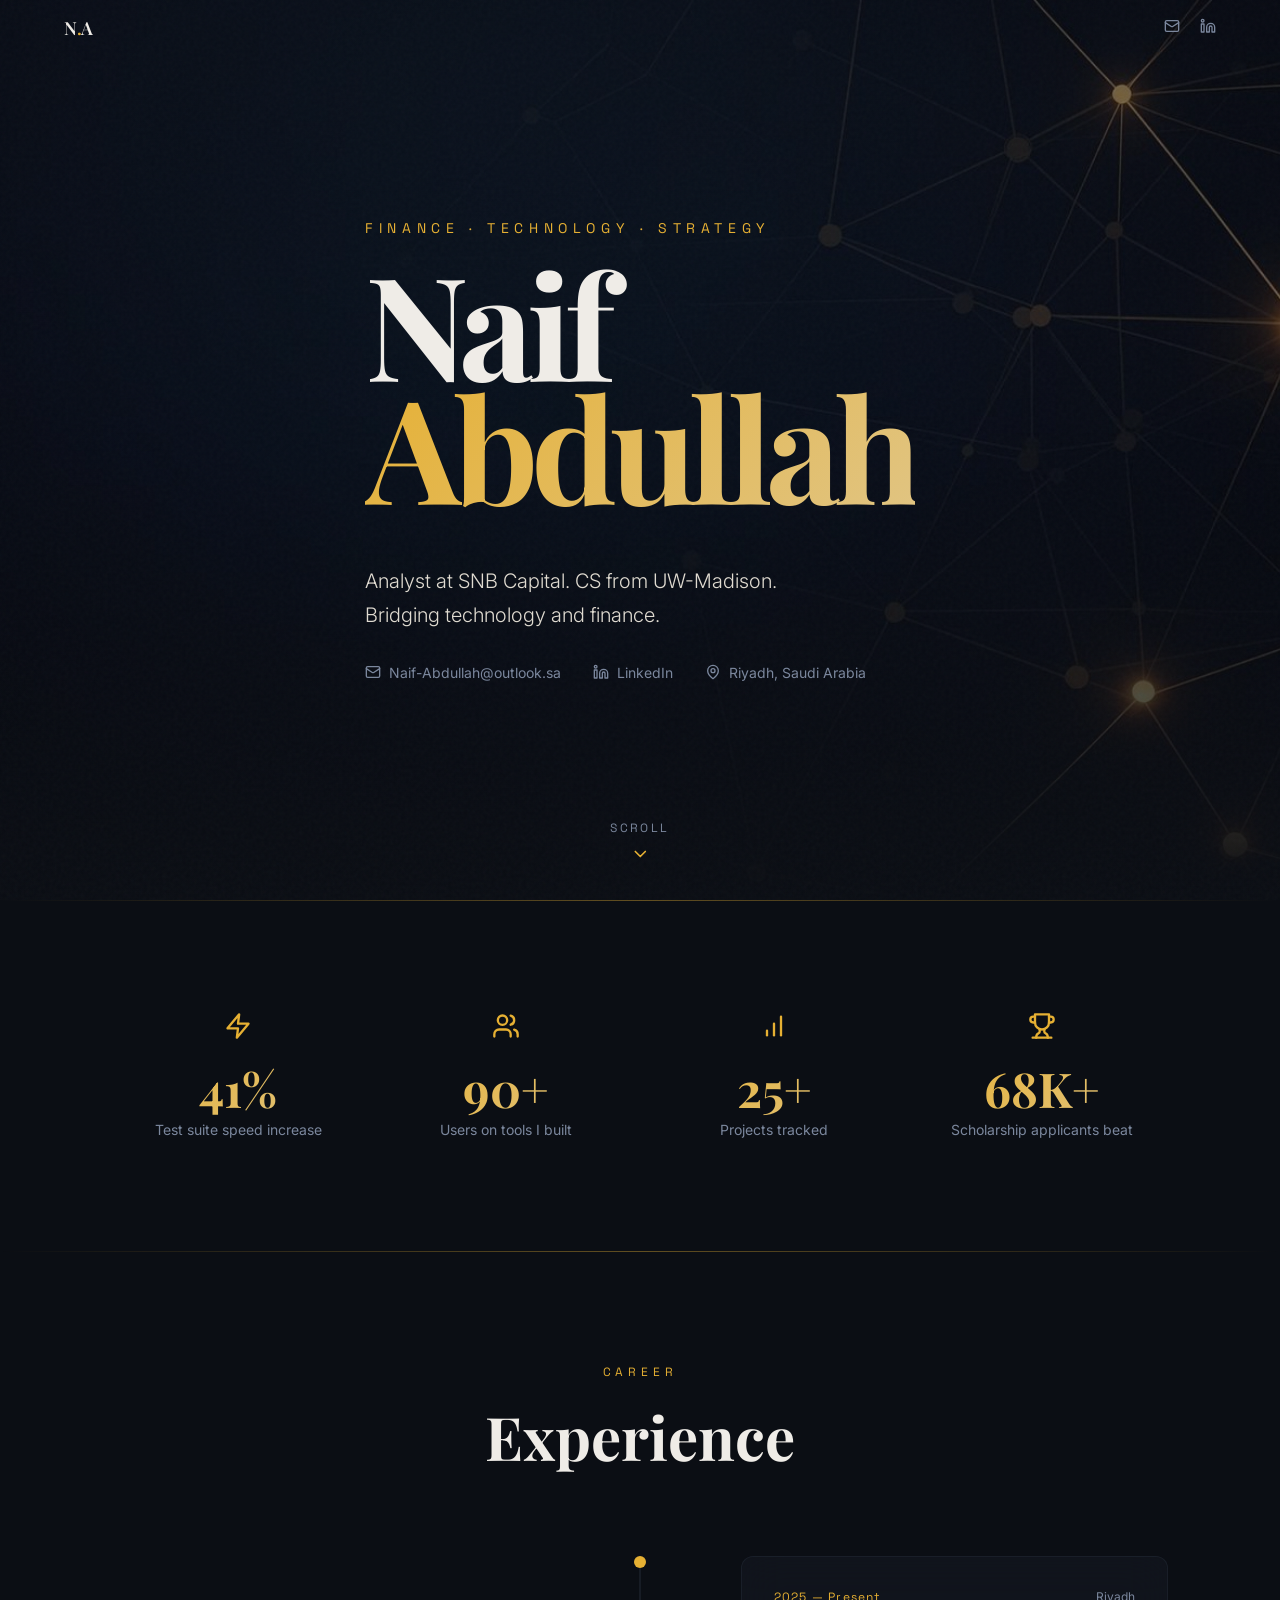
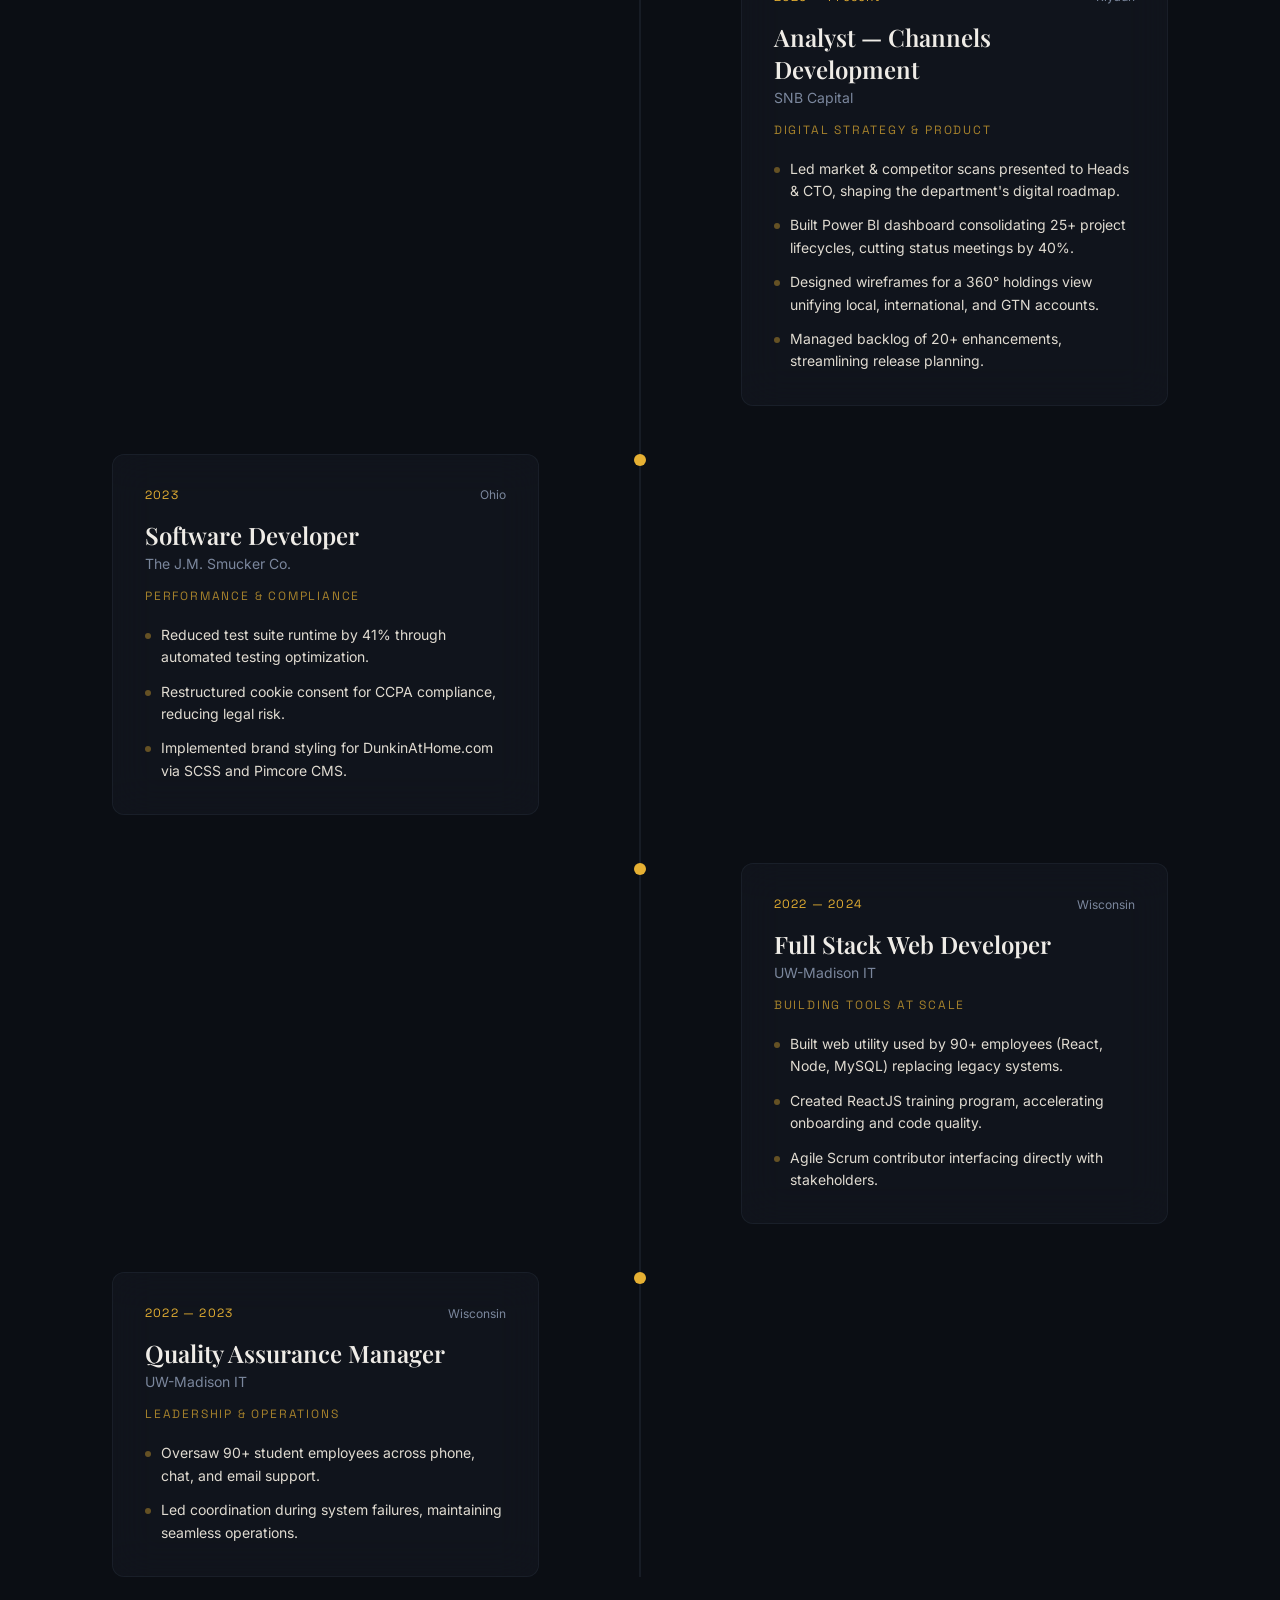
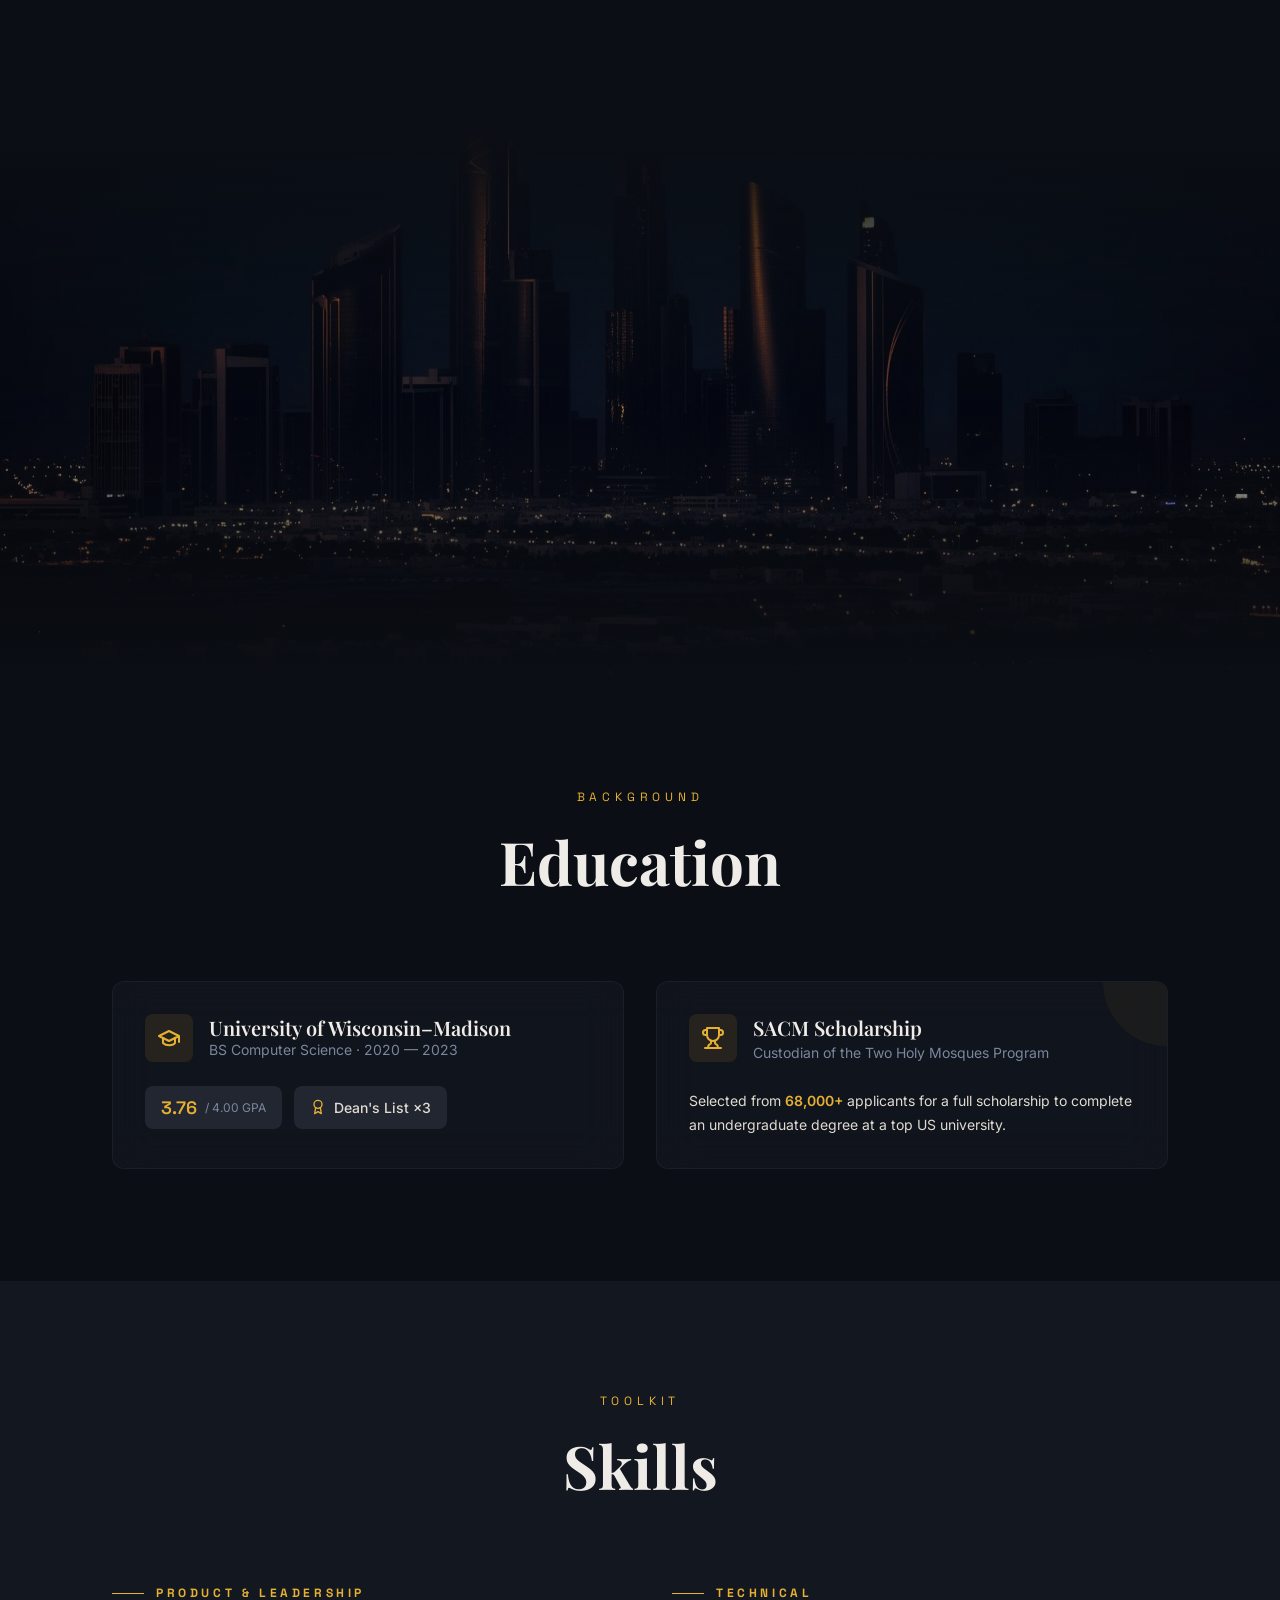
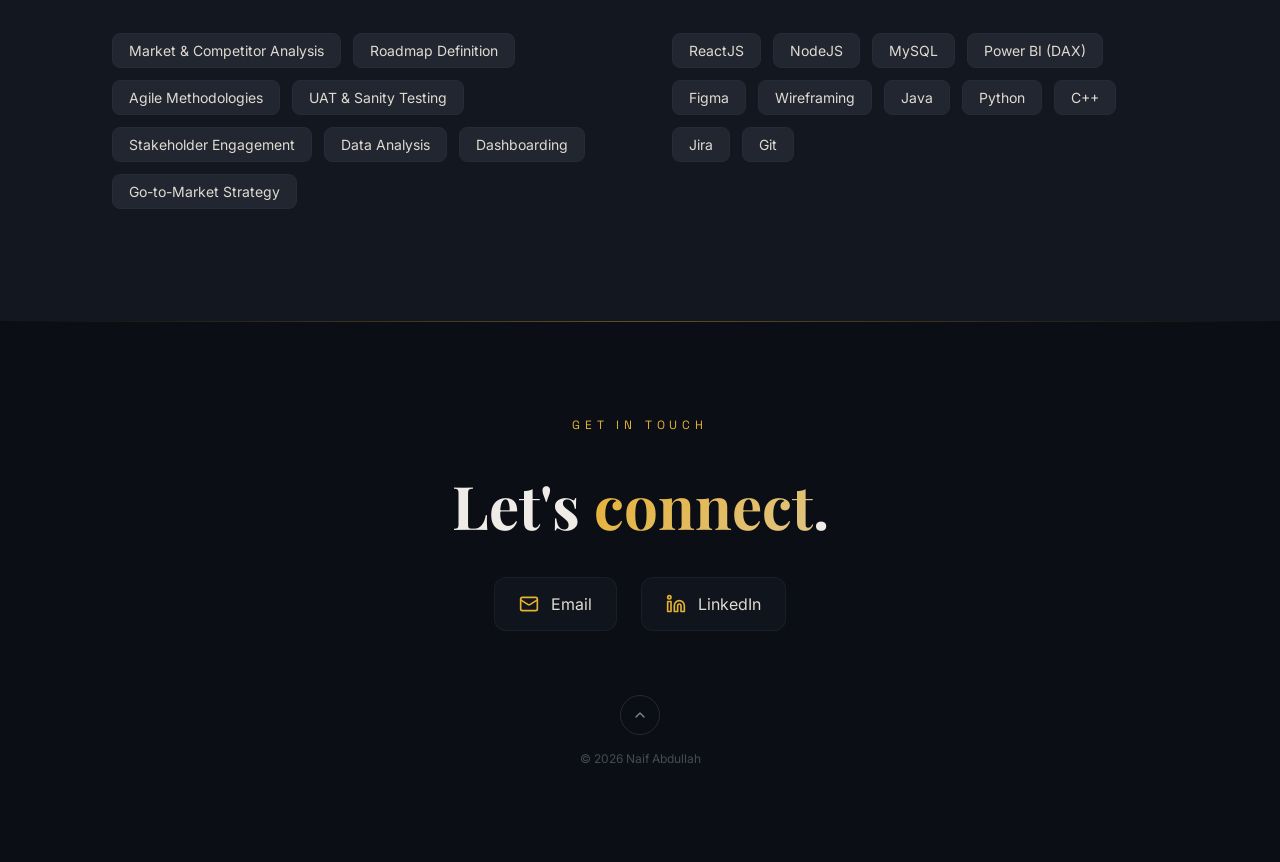
<file: standalone.html>
<!DOCTYPE html>
<html lang="en">
<head>
<meta charset="UTF-8" />
<meta name="viewport" content="width=device-width, initial-scale=1.0" />
<title>Naif Abdullah</title>
<meta name="description" content="Naif Abdullah — Finance, Technology & Strategy" />
<link rel="preconnect" href="https://fonts.googleapis.com" />
<link rel="preconnect" href="https://fonts.gstatic.com" crossorigin />
<link href="https://fonts.googleapis.com/css2?family=Playfair+Display:ital,wght@0,400;0,500;0,600;0,700;1,400&family=Inter:wght@300;400;500;600&family=Space+Grotesk:wght@400;500;600;700&display=swap" rel="stylesheet" />
<style>
/* ===== RESET & BASE ===== */
*, *::before, *::after { box-sizing: border-box; margin: 0; padding: 0; border-color: hsl(220 20% 18%); }
html { scroll-behavior: smooth; }
body {
  font-family: 'Inter', system-ui, sans-serif;
  background: hsl(220, 30%, 6%);
  color: hsl(40, 20%, 92%);
  -webkit-font-smoothing: antialiased;
  overflow-x: hidden;
}
::selection { background: hsl(42 78% 55% / 0.3); color: hsl(40 20% 92%); }
h1, h2, h3, h4 { font-family: 'Playfair Display', serif; }
a { color: inherit; text-decoration: none; }
ul { list-style: none; }
img { display: block; max-width: 100%; }
button { cursor: pointer; background: none; border: none; color: inherit; font: inherit; }

/* ===== DESIGN TOKENS ===== */
:root {
  --bg: hsl(220, 30%, 6%);
  --fg: hsl(40, 20%, 92%);
  --card: hsl(220, 25%, 10%);
  --primary: hsl(42, 78%, 55%);
  --primary-fg: hsl(220, 30%, 6%);
  --secondary: hsl(220, 20%, 16%);
  --secondary-fg: hsl(40, 20%, 85%);
  --muted: hsl(220, 20%, 14%);
  --muted-fg: hsl(220, 15%, 55%);
  --border: hsl(220, 20%, 18%);
  --radius: 0.5rem;
}

/* ===== UTILITIES ===== */
.container { max-width: 72rem; margin: 0 auto; padding: 0 1.5rem; }
@media (min-width: 768px) { .container { padding: 0 3rem; } }

.font-display { font-family: 'Playfair Display', serif; }
.font-mono { font-family: 'Space Grotesk', monospace; }

.text-gradient {
  background: linear-gradient(135deg, var(--primary), hsl(42, 60%, 70%));
  -webkit-background-clip: text;
  -webkit-text-fill-color: transparent;
  background-clip: text;
}

.glass-panel {
  background: hsl(220 25% 10% / 0.7);
  backdrop-filter: blur(20px);
  border: 1px solid hsl(220 20% 18% / 0.5);
}

.glow-line {
  background: linear-gradient(90deg, transparent, var(--primary), transparent);
  height: 1px;
  opacity: 0.4;
}

.noise-overlay { position: relative; }
.noise-overlay::before {
  content: '';
  position: absolute;
  inset: 0;
  opacity: 0.03;
  background-image: url("data:image/svg+xml,%3Csvg viewBox='0 0 256 256' xmlns='http://www.w3.org/2000/svg'%3E%3Cfilter id='noiseFilter'%3E%3CfeTurbulence type='fractalNoise' baseFrequency='0.9' numOctaves='4' stitchTiles='stitch'/%3E%3C/filter%3E%3Crect width='100%25' height='100%25' filter='url(%23noiseFilter)'/%3E%3C/svg%3E");
  pointer-events: none;
  z-index: 1;
}

/* ===== ANIMATIONS ===== */
@keyframes fadeInUp {
  from { opacity: 0; transform: translateY(40px); }
  to { opacity: 1; transform: translateY(0); }
}
@keyframes fadeInLeft {
  from { opacity: 0; transform: translateX(-60px); }
  to { opacity: 1; transform: translateX(0); }
}
@keyframes fadeInRight {
  from { opacity: 0; transform: translateX(60px); }
  to { opacity: 1; transform: translateX(0); }
}
@keyframes fadeIn {
  from { opacity: 0; }
  to { opacity: 1; }
}
@keyframes scaleX {
  from { transform: scaleX(0); }
  to { transform: scaleX(1); }
}
@keyframes scalePop {
  from { opacity: 0; transform: scale(0.8); }
  to { opacity: 1; transform: scale(1); }
}
@keyframes bounce {
  0%, 100% { transform: translateY(0); }
  50% { transform: translateY(8px); }
}

.anim-hidden { opacity: 0; }
.anim-fadeInUp { animation: fadeInUp 0.7s ease-out forwards; }
.anim-fadeInLeft { animation: fadeInLeft 0.7s ease-out forwards; }
.anim-fadeInRight { animation: fadeInRight 0.7s ease-out forwards; }
.anim-fadeIn { animation: fadeIn 1s ease-out forwards; }
.anim-scaleX { animation: scaleX 1s ease-out forwards; transform-origin: left; }
.anim-scalePop { animation: scalePop 0.3s ease-out forwards; }

/* ===== NAVBAR ===== */
.navbar {
  position: fixed; top: 0; left: 0; right: 0; z-index: 50;
  padding: 1rem 1.5rem;
  transition: background 0.3s, backdrop-filter 0.3s;
}
@media (min-width: 768px) { .navbar { padding: 1rem 3rem; } }
.navbar.scrolled {
  background: hsla(220, 30%, 6%, 0.9);
  backdrop-filter: blur(20px);
}
.navbar .inner { max-width: 72rem; margin: 0 auto; display: flex; align-items: center; justify-content: space-between; }
.navbar .logo { font-family: 'Playfair Display', serif; font-size: 1.125rem; font-weight: 600; letter-spacing: -0.025em; }
.navbar .logo .dot { color: var(--primary); }
.navbar .nav-links { display: flex; align-items: center; gap: 1.25rem; }
.navbar .nav-links a {
  color: var(--muted-fg);
  transition: color 0.3s;
}
.navbar .nav-links a:hover { color: var(--primary); }
.navbar .nav-links svg { width: 16px; height: 16px; }

/* ===== HERO ===== */
.hero {
  height: 100vh;
  position: relative;
  overflow: hidden;
}
.hero-bg {
  position: absolute; inset: 0; z-index: 0;
  will-change: transform;
}
.hero-bg img {
  width: 100%; height: 130%; object-fit: cover;
}
.hero-bg .overlay {
  position: absolute; inset: 0;
  background: linear-gradient(to bottom, hsl(220 30% 6% / 0.6), hsl(220 30% 6% / 0.4), var(--bg));
}
.hero-content {
  position: relative; z-index: 10;
  height: 100%;
  display: flex; flex-direction: column; justify-content: center;
  will-change: transform, opacity;
}
.hero-inner { max-width: 72rem; margin: 0 auto; padding: 0 1.5rem; }
@media (min-width: 768px) { .hero-inner { padding: 0 3rem; } }
.hero-subtitle {
  color: var(--primary);
  font-family: 'Space Grotesk', monospace;
  font-size: 0.875rem;
  letter-spacing: 0.4em;
  text-transform: uppercase;
  margin-bottom: 1.5rem;
}
.hero h1 {
  font-size: clamp(4rem, 12vw, 9rem);
  font-weight: 700;
  line-height: 0.85;
  letter-spacing: -0.05em;
}
.hero-line {
  width: 8rem; height: 2px;
  background: var(--primary);
  margin: 2rem 0 1.5rem;
  transform-origin: left;
}
.hero-desc {
  font-size: 1.125rem;
  color: var(--secondary-fg);
  max-width: 32rem;
  line-height: 1.7;
  font-weight: 300;
}
@media (min-width: 768px) { .hero-desc { font-size: 1.25rem; } }
.hero-links {
  display: flex; flex-wrap: wrap;
  gap: 0.75rem 2rem;
  font-size: 0.875rem;
  color: var(--muted-fg);
  margin-top: 2rem;
}
.hero-links a, .hero-links span { display: flex; align-items: center; gap: 0.5rem; }
.hero-links a:hover { color: var(--primary); transition: color 0.3s; }
.hero-links svg { width: 16px; height: 16px; }

.scroll-indicator {
  position: absolute; bottom: 2rem; left: 50%; transform: translateX(-50%);
  z-index: 10; display: flex; flex-direction: column; align-items: center; gap: 0.5rem;
}
.scroll-indicator span {
  color: var(--muted-fg);
  font-size: 0.75rem;
  letter-spacing: 0.2em;
  text-transform: uppercase;
  font-family: 'Space Grotesk', monospace;
}
.scroll-indicator .chevron {
  color: var(--primary);
  animation: bounce 2s infinite;
}
.scroll-indicator .chevron svg { width: 20px; height: 20px; }

/* ===== HIGHLIGHTS ===== */
.highlights { padding: 7rem 0; position: relative; overflow: hidden; }
.highlights .grid {
  display: grid; grid-template-columns: repeat(2, 1fr); gap: 2rem;
}
@media (min-width: 768px) { .highlights .grid { grid-template-columns: repeat(4, 1fr); gap: 1rem; } }
.highlight-item { text-align: center; }
.highlight-item svg { width: 28px; height: 28px; color: var(--primary); margin: 0 auto 0.75rem; }
.highlight-item .number {
  font-family: 'Playfair Display', serif;
  font-size: clamp(2rem, 5vw, 3rem);
  font-weight: 700;
}
.highlight-item .label { font-size: 0.875rem; color: var(--muted-fg); line-height: 1.4; }

/* ===== EXPERIENCE ===== */
.experience { padding: 7rem 0; position: relative; }
.section-header { text-align: center; margin-bottom: 5rem; }
.section-header .tag {
  color: var(--primary);
  font-family: 'Space Grotesk', monospace;
  font-size: 0.75rem;
  letter-spacing: 0.4em;
  text-transform: uppercase;
  margin-bottom: 1rem;
}
.section-header h2 { font-size: clamp(2rem, 6vw, 3.75rem); font-weight: 700; }

.timeline { position: relative; }
.timeline-line {
  display: none;
  position: absolute; left: 50%; top: 0; bottom: 0;
  width: 1px; background: var(--border);
  transform: translateX(-50%);
}
@media (min-width: 768px) { .timeline-line { display: block; } }

.timeline-item { position: relative; margin-bottom: 3rem; }
.timeline-dot {
  display: none;
  position: absolute; left: 50%; top: 0;
  width: 12px; height: 12px; border-radius: 50%;
  background: var(--primary);
  transform: translateX(-50%);
  z-index: 10;
}
@media (min-width: 768px) { .timeline-dot { display: block; } }

.timeline-card { width: 100%; }
@media (min-width: 768px) {
  .timeline-card { width: 45%; }
  .timeline-item:nth-child(odd) .timeline-card { margin-right: auto; padding-right: 3rem; }
  .timeline-item:nth-child(even) .timeline-card { margin-left: auto; padding-left: 3rem; }
}

.exp-card {
  border-radius: 0.75rem;
  padding: 1.5rem;
  transition: border-color 0.5s;
}
@media (min-width: 768px) { .exp-card { padding: 2rem; } }
.exp-card:hover { border-color: hsl(42 78% 55% / 0.2); }
.exp-card .meta { display: flex; align-items: center; justify-content: space-between; margin-bottom: 1rem; }
.exp-card .period { color: var(--primary); font-family: 'Space Grotesk', monospace; font-size: 0.75rem; letter-spacing: 0.1em; }
.exp-card .location { color: var(--muted-fg); font-size: 0.75rem; }
.exp-card .role { font-size: 1.25rem; font-weight: 600; margin-bottom: 0.25rem; }
@media (min-width: 768px) { .exp-card .role { font-size: 1.5rem; } }
.exp-card .company { color: var(--muted-fg); font-size: 0.875rem; }
.exp-card .highlight-tag {
  color: hsl(42 78% 55% / 0.7);
  font-family: 'Space Grotesk', monospace;
  font-size: 0.75rem;
  text-transform: uppercase;
  letter-spacing: 0.15em;
  margin: 1rem 0 1.25rem;
}
.exp-card .bullets { display: flex; flex-direction: column; gap: 0.75rem; }
.exp-card .bullet {
  font-size: 0.875rem; color: var(--secondary-fg);
  line-height: 1.6; padding-left: 1rem; position: relative;
}
.exp-card .bullet::before {
  content: '';
  position: absolute; left: 0; top: 9px;
  width: 6px; height: 6px; border-radius: 50%;
  background: hsl(42 78% 55% / 0.4);
}

/* ===== PARALLAX DIVIDER ===== */
.parallax-divider {
  height: 60vh; position: relative; overflow: hidden;
}
.parallax-divider img {
  position: absolute; inset: 0;
  width: 100%; height: 130%; object-fit: cover;
  top: -15%;
  will-change: transform;
}
.parallax-divider .overlay {
  position: absolute; inset: 0;
  background: linear-gradient(to bottom, var(--bg), hsl(220 30% 6% / 0.3), var(--bg));
}
.parallax-divider .quote-wrap {
  position: relative; z-index: 10;
  height: 100%; display: flex; align-items: center; justify-content: center;
}
.parallax-divider blockquote { text-align: center; padding: 0 1.5rem; }
.parallax-divider blockquote p {
  font-family: 'Playfair Display', serif;
  font-style: italic;
  font-size: clamp(1.5rem, 4vw, 2.5rem);
  color: hsl(40 20% 92% / 0.9);
  max-width: 42rem;
}
.parallax-divider blockquote .attr {
  display: block; margin-top: 1rem;
  color: var(--primary);
  font-family: 'Space Grotesk', monospace;
  font-size: 0.875rem;
  letter-spacing: 0.15em;
}

/* ===== EDUCATION ===== */
.education { padding: 7rem 0; }
.edu-grid { display: grid; gap: 2rem; }
@media (min-width: 768px) { .edu-grid { grid-template-columns: repeat(2, 1fr); } }
.edu-card {
  border-radius: 0.75rem; padding: 2rem;
  transition: border-color 0.5s;
}
.edu-card:hover { border-color: hsl(42 78% 55% / 0.2); }
.edu-card .icon-wrap {
  width: 3rem; height: 3rem; border-radius: 0.5rem;
  background: hsl(42 78% 55% / 0.1);
  display: flex; align-items: center; justify-content: center;
  flex-shrink: 0;
}
.edu-card .icon-wrap svg { width: 24px; height: 24px; color: var(--primary); }
.edu-card .top { display: flex; align-items: flex-start; gap: 1rem; margin-bottom: 1.5rem; }
.edu-card h3 { font-size: 1.25rem; font-weight: 600; }
.edu-card .sub { color: var(--muted-fg); font-size: 0.875rem; }
.edu-badges { display: flex; flex-wrap: wrap; gap: 0.75rem; }
.edu-badge {
  display: flex; align-items: center; gap: 0.5rem;
  background: var(--secondary);
  border-radius: 0.5rem;
  padding: 0.625rem 1rem;
}
.edu-badge .num { color: var(--primary); font-family: 'Space Grotesk', monospace; font-weight: 600; font-size: 1.125rem; }
.edu-badge .txt { color: var(--muted-fg); font-size: 0.75rem; }
.edu-badge svg { width: 16px; height: 16px; color: var(--primary); }
.edu-badge .label { color: var(--secondary-fg); font-size: 0.875rem; font-weight: 500; }
.scholarship-card { position: relative; overflow: hidden; }
.scholarship-card .circle {
  position: absolute; top: 0; right: 0;
  width: 8rem; height: 8rem; border-radius: 50%;
  background: hsl(42 78% 55% / 0.05);
  transform: translate(50%, -50%);
}
.scholarship-card p {
  color: var(--secondary-fg); font-size: 0.875rem; line-height: 1.7;
}
.scholarship-card .highlight { color: var(--primary); font-weight: 600; }

/* ===== SKILLS ===== */
.skills { padding: 7rem 0; background: var(--card); }
.skills-grid { display: grid; gap: 4rem; }
@media (min-width: 768px) { .skills-grid { grid-template-columns: repeat(2, 1fr); } }
.skill-category .cat-title {
  color: var(--primary);
  font-family: 'Space Grotesk', monospace;
  font-size: 0.75rem;
  letter-spacing: 0.3em;
  text-transform: uppercase;
  margin-bottom: 2rem;
  display: flex; align-items: center; gap: 0.75rem;
}
.skill-category .cat-title .line { width: 2rem; height: 1px; background: var(--primary); }
.skill-tags { display: flex; flex-wrap: wrap; gap: 0.75rem; }
.skill-tag {
  padding: 0.5rem 1rem;
  font-size: 0.875rem;
  background: var(--secondary);
  color: var(--secondary-fg);
  border-radius: 0.5rem;
  border: 1px solid var(--border);
  transition: border-color 0.3s, background 0.3s;
  cursor: default;
}
.skill-tag:hover {
  border-color: hsl(42 78% 55% / 0.4);
  background: hsl(42 78% 55% / 0.05);
}

/* ===== FOOTER ===== */
.footer { padding: 6rem 0; position: relative; overflow: hidden; }
.footer .inner { text-align: center; }
.footer .tag {
  color: var(--primary);
  font-family: 'Space Grotesk', monospace;
  font-size: 0.75rem;
  letter-spacing: 0.4em;
  text-transform: uppercase;
}
.footer h2 { font-size: clamp(2rem, 6vw, 3.75rem); font-weight: 700; margin-top: 2rem; }
.footer-links {
  display: flex; justify-content: center; gap: 1.5rem; margin-top: 2rem;
}
.footer-link {
  display: flex; align-items: center; gap: 0.75rem;
  border-radius: 0.75rem; padding: 1rem 1.5rem;
  transition: border-color 0.3s;
}
.footer-link:hover { border-color: hsl(42 78% 55% / 0.4); }
.footer-link svg { width: 20px; height: 20px; color: var(--primary); }
.footer-link span { color: var(--secondary-fg); transition: color 0.3s; }
.footer-link:hover span { color: var(--fg); }

.back-to-top {
  width: 2.5rem; height: 2.5rem; border-radius: 50%;
  border: 1px solid var(--border);
  display: flex; align-items: center; justify-content: center;
  color: var(--muted-fg);
  transition: color 0.3s, border-color 0.3s;
  margin: 4rem auto 1rem;
}
.back-to-top:hover { color: var(--primary); border-color: hsl(42 78% 55% / 0.4); }
.back-to-top svg { width: 16px; height: 16px; }
.copyright { font-size: 0.75rem; color: hsl(220 15% 55% / 0.5); }

/* ===== ANIMATION DELAYS ===== */
.delay-1 { animation-delay: 0.15s; }
.delay-2 { animation-delay: 0.3s; }
.delay-3 { animation-delay: 0.45s; }
.delay-4 { animation-delay: 0.6s; }
.delay-5 { animation-delay: 0.8s; }
.delay-6 { animation-delay: 1s; }
.delay-7 { animation-delay: 1.2s; }
.delay-8 { animation-delay: 2s; }
</style>
</head>
<body>

<!-- ===== NAVBAR ===== -->
<nav class="navbar" id="navbar">
  <div class="inner">
    <span class="logo">N<span class="dot">.</span>A</span>
    <div class="nav-links">
      <a href="mailto:Naif-Abdullah@outlook.sa" aria-label="Email">
        <svg xmlns="http://www.w3.org/2000/svg" width="16" height="16" viewBox="0 0 24 24" fill="none" stroke="currentColor" stroke-width="2" stroke-linecap="round" stroke-linejoin="round"><rect width="20" height="16" x="2" y="4" rx="2"/><path d="m22 7-8.97 5.7a1.94 1.94 0 0 1-2.06 0L2 7"/></svg>
      </a>
      <a href="https://www.linkedin.com/in/naifabdullah1/" target="_blank" rel="noopener noreferrer" aria-label="LinkedIn">
        <svg xmlns="http://www.w3.org/2000/svg" width="16" height="16" viewBox="0 0 24 24" fill="none" stroke="currentColor" stroke-width="2" stroke-linecap="round" stroke-linejoin="round"><path d="M16 8a6 6 0 0 1 6 6v7h-4v-7a2 2 0 0 0-2-2 2 2 0 0 0-2 2v7h-4v-7a6 6 0 0 1 6-6z"/><rect width="4" height="12" x="2" y="9"/><circle cx="4" cy="4" r="2"/></svg>
      </a>
    </div>
  </div>
</nav>

<!-- ===== HERO ===== -->
<section class="hero noise-overlay" id="hero">
  <div class="hero-bg" id="heroBg">
    <!-- IMPORTANT: Replace this src with your hero-bg.jpg path or a hosted URL -->
    <img src="src/assets/hero-bg.jpg" alt="" />
    <div class="overlay"></div>
  </div>

  <div class="hero-content" id="heroContent">
    <div class="hero-inner">
      <p class="hero-subtitle anim-hidden anim-fadeInUp" style="animation-delay:0.2s">Finance · Technology · Strategy</p>
      <h1 class="anim-hidden anim-fadeInUp" style="animation-delay:0.4s">
        Naif<br /><span class="text-gradient">Abdullah</span>
      </h1>
      <div class="hero-line anim-hidden anim-scaleX" style="animation-delay:0.8s"></div>
      <p class="hero-desc anim-hidden anim-fadeIn" style="animation-delay:1s">
        Analyst at SNB Capital. CS from UW-Madison.<br />
        Bridging technology and finance.
      </p>
      <div class="hero-links anim-hidden anim-fadeInUp" style="animation-delay:1.2s">
        <a href="mailto:Naif-Abdullah@outlook.sa">
          <svg xmlns="http://www.w3.org/2000/svg" width="16" height="16" viewBox="0 0 24 24" fill="none" stroke="currentColor" stroke-width="2" stroke-linecap="round" stroke-linejoin="round"><rect width="20" height="16" x="2" y="4" rx="2"/><path d="m22 7-8.97 5.7a1.94 1.94 0 0 1-2.06 0L2 7"/></svg>
          Naif-Abdullah@outlook.sa
        </a>
        <a href="https://www.linkedin.com/in/naifabdullah1/" target="_blank" rel="noopener noreferrer">
          <svg xmlns="http://www.w3.org/2000/svg" width="16" height="16" viewBox="0 0 24 24" fill="none" stroke="currentColor" stroke-width="2" stroke-linecap="round" stroke-linejoin="round"><path d="M16 8a6 6 0 0 1 6 6v7h-4v-7a2 2 0 0 0-2-2 2 2 0 0 0-2 2v7h-4v-7a6 6 0 0 1 6-6z"/><rect width="4" height="12" x="2" y="9"/><circle cx="4" cy="4" r="2"/></svg>
          LinkedIn
        </a>
        <span>
          <svg xmlns="http://www.w3.org/2000/svg" width="16" height="16" viewBox="0 0 24 24" fill="none" stroke="currentColor" stroke-width="2" stroke-linecap="round" stroke-linejoin="round"><path d="M20 10c0 6-8 12-8 12s-8-6-8-12a8 8 0 0 1 16 0Z"/><circle cx="12" cy="10" r="3"/></svg>
          Riyadh, Saudi Arabia
        </span>
      </div>
    </div>
  </div>

  <div class="scroll-indicator anim-hidden anim-fadeIn" style="animation-delay:2s">
    <span>Scroll</span>
    <div class="chevron">
      <svg xmlns="http://www.w3.org/2000/svg" width="20" height="20" viewBox="0 0 24 24" fill="none" stroke="currentColor" stroke-width="2" stroke-linecap="round" stroke-linejoin="round"><path d="m6 9 6 6 6-6"/></svg>
    </div>
  </div>
</section>

<!-- ===== HIGHLIGHTS ===== -->
<section class="highlights" id="highlights">
  <div class="glow-line" style="position:absolute;top:0;left:0;right:0;"></div>
  <div class="container">
    <div class="grid" id="highlightsGrid">
      <div class="highlight-item anim-hidden" data-anim="fadeInUp" data-delay="0">
        <svg xmlns="http://www.w3.org/2000/svg" width="28" height="28" viewBox="0 0 24 24" fill="none" stroke="currentColor" stroke-width="2" stroke-linecap="round" stroke-linejoin="round"><polygon points="13 2 3 14 12 14 11 22 21 10 12 10 13 2"/></svg>
        <p class="number text-gradient">41%</p>
        <p class="label">Test suite speed increase</p>
      </div>
      <div class="highlight-item anim-hidden" data-anim="fadeInUp" data-delay="0.15">
        <svg xmlns="http://www.w3.org/2000/svg" width="28" height="28" viewBox="0 0 24 24" fill="none" stroke="currentColor" stroke-width="2" stroke-linecap="round" stroke-linejoin="round"><path d="M16 21v-2a4 4 0 0 0-4-4H6a4 4 0 0 0-4 4v2"/><circle cx="9" cy="7" r="4"/><path d="M22 21v-2a4 4 0 0 0-3-3.87"/><path d="M16 3.13a4 4 0 0 1 0 7.75"/></svg>
        <p class="number text-gradient">90+</p>
        <p class="label">Users on tools I built</p>
      </div>
      <div class="highlight-item anim-hidden" data-anim="fadeInUp" data-delay="0.3">
        <svg xmlns="http://www.w3.org/2000/svg" width="28" height="28" viewBox="0 0 24 24" fill="none" stroke="currentColor" stroke-width="2" stroke-linecap="round" stroke-linejoin="round"><line x1="12" x2="12" y1="20" y2="10"/><line x1="18" x2="18" y1="20" y2="4"/><line x1="6" x2="6" y1="20" y2="16"/></svg>
        <p class="number text-gradient">25+</p>
        <p class="label">Projects tracked</p>
      </div>
      <div class="highlight-item anim-hidden" data-anim="fadeInUp" data-delay="0.45">
        <svg xmlns="http://www.w3.org/2000/svg" width="28" height="28" viewBox="0 0 24 24" fill="none" stroke="currentColor" stroke-width="2" stroke-linecap="round" stroke-linejoin="round"><path d="M6 9H4.5a2.5 2.5 0 0 1 0-5H6"/><path d="M18 9h1.5a2.5 2.5 0 0 0 0-5H18"/><path d="M4 22h16"/><path d="M10 14.66V17c0 .55-.47.98-.97 1.21C7.85 18.75 7 20.24 7 22"/><path d="M14 14.66V17c0 .55.47.98.97 1.21C16.15 18.75 17 20.24 17 22"/><path d="M18 2H6v7a6 6 0 0 0 12 0V2Z"/></svg>
        <p class="number text-gradient">68K+</p>
        <p class="label">Scholarship applicants beat</p>
      </div>
    </div>
  </div>
  <div class="glow-line" style="position:absolute;bottom:0;left:0;right:0;"></div>
</section>

<!-- ===== EXPERIENCE ===== -->
<section class="experience" id="experience">
  <div class="container">
    <div class="section-header anim-hidden" data-anim="fadeInUp">
      <p class="tag">Career</p>
      <h2>Experience</h2>
    </div>

    <div class="timeline">
      <div class="timeline-line"></div>

      <!-- Item 1 -->
      <div class="timeline-item">
        <div class="timeline-dot"></div>
        <div class="timeline-card">
          <div class="exp-card glass-panel anim-hidden" data-anim="fadeInLeft">
            <div class="meta">
              <span class="period">2025 — Present</span>
              <span class="location">Riyadh</span>
            </div>
            <div style="margin-bottom:1rem">
              <h3 class="role font-display">Analyst — Channels Development</h3>
              <p class="company">SNB Capital</p>
            </div>
            <p class="highlight-tag">Digital strategy & product</p>
            <ul class="bullets">
              <li class="bullet">Led market & competitor scans presented to Heads & CTO, shaping the department's digital roadmap.</li>
              <li class="bullet">Built Power BI dashboard consolidating 25+ project lifecycles, cutting status meetings by 40%.</li>
              <li class="bullet">Designed wireframes for a 360° holdings view unifying local, international, and GTN accounts.</li>
              <li class="bullet">Managed backlog of 20+ enhancements, streamlining release planning.</li>
            </ul>
          </div>
        </div>
      </div>

      <!-- Item 2 -->
      <div class="timeline-item">
        <div class="timeline-dot"></div>
        <div class="timeline-card">
          <div class="exp-card glass-panel anim-hidden" data-anim="fadeInRight">
            <div class="meta">
              <span class="period">2023</span>
              <span class="location">Ohio</span>
            </div>
            <div style="margin-bottom:1rem">
              <h3 class="role font-display">Software Developer</h3>
              <p class="company">The J.M. Smucker Co.</p>
            </div>
            <p class="highlight-tag">Performance & compliance</p>
            <ul class="bullets">
              <li class="bullet">Reduced test suite runtime by 41% through automated testing optimization.</li>
              <li class="bullet">Restructured cookie consent for CCPA compliance, reducing legal risk.</li>
              <li class="bullet">Implemented brand styling for DunkinAtHome.com via SCSS and Pimcore CMS.</li>
            </ul>
          </div>
        </div>
      </div>

      <!-- Item 3 -->
      <div class="timeline-item">
        <div class="timeline-dot"></div>
        <div class="timeline-card">
          <div class="exp-card glass-panel anim-hidden" data-anim="fadeInLeft">
            <div class="meta">
              <span class="period">2022 — 2024</span>
              <span class="location">Wisconsin</span>
            </div>
            <div style="margin-bottom:1rem">
              <h3 class="role font-display">Full Stack Web Developer</h3>
              <p class="company">UW-Madison IT</p>
            </div>
            <p class="highlight-tag">Building tools at scale</p>
            <ul class="bullets">
              <li class="bullet">Built web utility used by 90+ employees (React, Node, MySQL) replacing legacy systems.</li>
              <li class="bullet">Created ReactJS training program, accelerating onboarding and code quality.</li>
              <li class="bullet">Agile Scrum contributor interfacing directly with stakeholders.</li>
            </ul>
          </div>
        </div>
      </div>

      <!-- Item 4 -->
      <div class="timeline-item">
        <div class="timeline-dot"></div>
        <div class="timeline-card">
          <div class="exp-card glass-panel anim-hidden" data-anim="fadeInRight">
            <div class="meta">
              <span class="period">2022 — 2023</span>
              <span class="location">Wisconsin</span>
            </div>
            <div style="margin-bottom:1rem">
              <h3 class="role font-display">Quality Assurance Manager</h3>
              <p class="company">UW-Madison IT</p>
            </div>
            <p class="highlight-tag">Leadership & operations</p>
            <ul class="bullets">
              <li class="bullet">Oversaw 90+ student employees across phone, chat, and email support.</li>
              <li class="bullet">Led coordination during system failures, maintaining seamless operations.</li>
            </ul>
          </div>
        </div>
      </div>
    </div>
  </div>
</section>

<!-- ===== PARALLAX DIVIDER ===== -->
<div class="parallax-divider" id="parallaxDivider">
  <!-- IMPORTANT: Replace this src with your parallax-city.jpg path or a hosted URL -->
  <img src="src/assets/parallax-city.jpg" alt="" id="parallaxImg" />
  <div class="overlay"></div>
  <div class="quote-wrap">
    <blockquote class="anim-hidden" data-anim="fadeIn">
      <p>"Discipline and teamwork in all I do."</p>
      <span class="attr">— Former Saudi National Karate Team</span>
    </blockquote>
  </div>
</div>

<!-- ===== EDUCATION ===== -->
<section class="education" id="education">
  <div class="container">
    <div class="section-header anim-hidden" data-anim="fadeInUp">
      <p class="tag">Background</p>
      <h2>Education</h2>
    </div>

    <div class="edu-grid" id="eduGrid">
      <div class="edu-card glass-panel anim-hidden" data-anim="fadeInUp" data-delay="0.1">
        <div class="top">
          <div class="icon-wrap">
            <svg xmlns="http://www.w3.org/2000/svg" width="24" height="24" viewBox="0 0 24 24" fill="none" stroke="currentColor" stroke-width="2" stroke-linecap="round" stroke-linejoin="round"><path d="M22 10v6M2 10l10-5 10 5-10 5z"/><path d="M6 12v5c3 3 10 3 12 0v-5"/></svg>
          </div>
          <div>
            <h3 class="font-display">University of Wisconsin–Madison</h3>
            <p class="sub">BS Computer Science · 2020 — 2023</p>
          </div>
        </div>
        <div class="edu-badges">
          <div class="edu-badge">
            <span class="num">3.76</span>
            <span class="txt">/ 4.00 GPA</span>
          </div>
          <div class="edu-badge">
            <svg xmlns="http://www.w3.org/2000/svg" width="16" height="16" viewBox="0 0 24 24" fill="none" stroke="currentColor" stroke-width="2" stroke-linecap="round" stroke-linejoin="round"><circle cx="12" cy="8" r="6"/><path d="M15.477 12.89 17 22l-5-3-5 3 1.523-9.11"/></svg>
            <span class="label">Dean's List ×3</span>
          </div>
        </div>
      </div>

      <div class="edu-card glass-panel scholarship-card anim-hidden" data-anim="fadeInUp" data-delay="0.3">
        <div class="circle"></div>
        <div class="top" style="position:relative">
          <div class="icon-wrap">
            <svg xmlns="http://www.w3.org/2000/svg" width="24" height="24" viewBox="0 0 24 24" fill="none" stroke="currentColor" stroke-width="2" stroke-linecap="round" stroke-linejoin="round"><path d="M6 9H4.5a2.5 2.5 0 0 1 0-5H6"/><path d="M18 9h1.5a2.5 2.5 0 0 0 0-5H18"/><path d="M4 22h16"/><path d="M10 14.66V17c0 .55-.47.98-.97 1.21C7.85 18.75 7 20.24 7 22"/><path d="M14 14.66V17c0 .55.47.98.97 1.21C16.15 18.75 17 20.24 17 22"/><path d="M18 2H6v7a6 6 0 0 0 12 0V2Z"/></svg>
          </div>
          <div>
            <h3 class="font-display">SACM Scholarship</h3>
            <p class="sub">Custodian of the Two Holy Mosques Program</p>
          </div>
        </div>
        <p style="position:relative">
          Selected from <span class="highlight">68,000+</span> applicants
          for a full scholarship to complete an undergraduate degree at a top US university.
        </p>
      </div>
    </div>
  </div>
</section>

<!-- ===== SKILLS ===== -->
<section class="skills" id="skills">
  <div class="container">
    <div class="section-header anim-hidden" data-anim="fadeInUp">
      <p class="tag">Toolkit</p>
      <h2>Skills</h2>
    </div>

    <div class="skills-grid" id="skillsGrid">
      <div class="skill-category anim-hidden" data-anim="fadeInUp" data-delay="0">
        <h3 class="cat-title"><span class="line"></span>Product & Leadership</h3>
        <div class="skill-tags">
          <span class="skill-tag">Market & Competitor Analysis</span>
          <span class="skill-tag">Roadmap Definition</span>
          <span class="skill-tag">Agile Methodologies</span>
          <span class="skill-tag">UAT & Sanity Testing</span>
          <span class="skill-tag">Stakeholder Engagement</span>
          <span class="skill-tag">Data Analysis</span>
          <span class="skill-tag">Dashboarding</span>
          <span class="skill-tag">Go-to-Market Strategy</span>
        </div>
      </div>
      <div class="skill-category anim-hidden" data-anim="fadeInUp" data-delay="0.2">
        <h3 class="cat-title"><span class="line"></span>Technical</h3>
        <div class="skill-tags">
          <span class="skill-tag">ReactJS</span>
          <span class="skill-tag">NodeJS</span>
          <span class="skill-tag">MySQL</span>
          <span class="skill-tag">Power BI (DAX)</span>
          <span class="skill-tag">Figma</span>
          <span class="skill-tag">Wireframing</span>
          <span class="skill-tag">Java</span>
          <span class="skill-tag">Python</span>
          <span class="skill-tag">C++</span>
          <span class="skill-tag">Jira</span>
          <span class="skill-tag">Git</span>
        </div>
      </div>
    </div>
  </div>
</section>

<!-- ===== FOOTER ===== -->
<footer class="footer" id="footer">
  <div class="glow-line" style="position:absolute;top:0;left:0;right:0;"></div>
  <div class="container">
    <div class="inner anim-hidden" data-anim="fadeInUp">
      <p class="tag">Get in touch</p>
      <h2>Let's <span class="text-gradient">connect</span>.</h2>
      <div class="footer-links">
        <a href="mailto:Naif-Abdullah@outlook.sa" class="footer-link glass-panel">
          <svg xmlns="http://www.w3.org/2000/svg" width="20" height="20" viewBox="0 0 24 24" fill="none" stroke="currentColor" stroke-width="2" stroke-linecap="round" stroke-linejoin="round"><rect width="20" height="16" x="2" y="4" rx="2"/><path d="m22 7-8.97 5.7a1.94 1.94 0 0 1-2.06 0L2 7"/></svg>
          <span>Email</span>
        </a>
        <a href="https://www.linkedin.com/in/naifabdullah1/" target="_blank" rel="noopener noreferrer" class="footer-link glass-panel">
          <svg xmlns="http://www.w3.org/2000/svg" width="20" height="20" viewBox="0 0 24 24" fill="none" stroke="currentColor" stroke-width="2" stroke-linecap="round" stroke-linejoin="round"><path d="M16 8a6 6 0 0 1 6 6v7h-4v-7a2 2 0 0 0-2-2 2 2 0 0 0-2 2v7h-4v-7a6 6 0 0 1 6-6z"/><rect width="4" height="12" x="2" y="9"/><circle cx="4" cy="4" r="2"/></svg>
          <span>LinkedIn</span>
        </a>
      </div>
      <button class="back-to-top" onclick="window.scrollTo({top:0,behavior:'smooth'})">
        <svg xmlns="http://www.w3.org/2000/svg" width="16" height="16" viewBox="0 0 24 24" fill="none" stroke="currentColor" stroke-width="2" stroke-linecap="round" stroke-linejoin="round"><path d="m18 15-6-6-6 6"/></svg>
      </button>
      <p class="copyright">© <script>document.write(new Date().getFullYear())</script> Naif Abdullah</p>
    </div>
  </div>
</footer>

<script>
// ===== NAVBAR SCROLL =====
const navbar = document.getElementById('navbar');
window.addEventListener('scroll', () => {
  navbar.classList.toggle('scrolled', window.scrollY > 50);
});

// ===== PARALLAX EFFECTS =====
const heroBg = document.getElementById('heroBg');
const heroContent = document.getElementById('heroContent');
const parallaxImg = document.getElementById('parallaxImg');
const parallaxDivider = document.getElementById('parallaxDivider');

function lerp(a, b, t) { return a + (b - a) * t; }

function updateParallax() {
  const vh = window.innerHeight;

  // Hero parallax
  const heroProgress = Math.min(1, Math.max(0, window.scrollY / vh));
  heroBg.style.transform = `translateY(${heroProgress * 30}%)`;
  heroContent.style.transform = `translateY(${heroProgress * 50}%)`;
  heroContent.style.opacity = 1 - heroProgress * 1.25;

  // Divider parallax
  const dividerRect = parallaxDivider.getBoundingClientRect();
  const dividerStart = dividerRect.top + window.scrollY - vh;
  const dividerEnd = dividerRect.top + window.scrollY + dividerRect.height;
  const dividerRange = dividerEnd - dividerStart;
  const dividerProgress = Math.min(1, Math.max(0, (window.scrollY - dividerStart) / dividerRange));
  const imgY = lerp(-10, 10, dividerProgress);
  parallaxImg.style.transform = `translateY(${imgY}%)`;

  requestAnimationFrame(updateParallax);
}
requestAnimationFrame(updateParallax);

// ===== INTERSECTION OBSERVER FOR SCROLL ANIMATIONS =====
const observer = new IntersectionObserver((entries) => {
  entries.forEach(entry => {
    if (entry.isIntersecting) {
      const el = entry.target;
      const anim = el.dataset.anim || 'fadeInUp';
      const delay = el.dataset.delay || '0';
      el.style.animationDelay = delay + 's';
      el.classList.add('anim-' + anim);
      observer.unobserve(el);
    }
  });
}, { threshold: 0.1, rootMargin: '-80px' });

document.querySelectorAll('[data-anim]').forEach(el => observer.observe(el));
</script>
</body>
</html>
</file>
